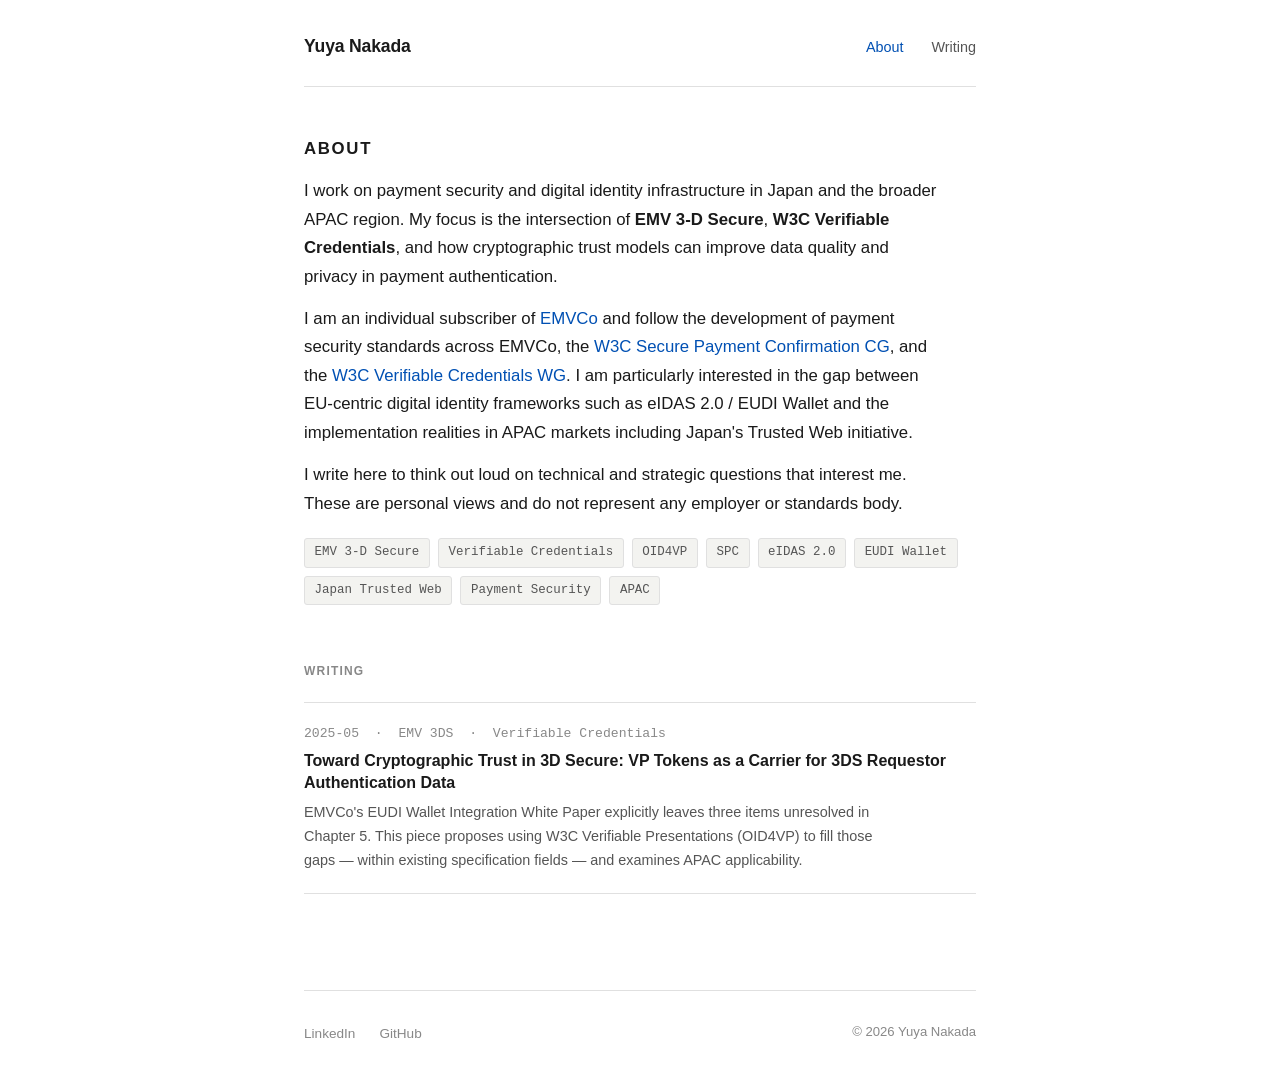
<file: index.html>
<!DOCTYPE html>
<html lang="en">
<head>
  <meta charset="UTF-8" />
  <meta name="viewport" content="width=device-width, initial-scale=1.0" />
  <title>Yuya Nakada — Payments &amp; Digital Identity</title>
  <meta name="description" content="Independent writings on EMV 3-D Secure, Verifiable Credentials, and payment security from an APAC practitioner." />
  <link rel="stylesheet" href="style.css" />
</head>
<body>

<div class="site-wrapper">

  <!-- ── Header ──────────────────────────────────────────── -->
  <header class="site-header">
    <nav class="site-nav">
      <a href="/" class="site-name">Yuya Nakada</a>
      <ul class="nav-links">
        <li><a href="/" class="active">About</a></li>
        <li><a href="#writing">Writing</a></li>
        <!-- Add more pages here as needed -->
      </ul>
    </nav>
  </header>

  <!-- ── Main ────────────────────────────────────────────── -->
  <main>

    <!-- About -->
    <section class="about-block">
      <p class="section-label">About</p>
      <p>
        I work on payment security and digital identity infrastructure in Japan and the broader APAC region.
        My focus is the intersection of <strong>EMV 3-D Secure</strong>, <strong>W3C Verifiable Credentials</strong>,
        and how cryptographic trust models can improve data quality and privacy in payment authentication.
      </p>
      <p>
        I am an individual subscriber of <a href="https://www.emvco.com" target="_blank" rel="noopener">EMVCo</a>
        and follow the development of payment security standards across EMVCo, the
        <a href="https://www.w3.org/groups/cg/webpayments-ig/" target="_blank" rel="noopener">W3C Secure Payment Confirmation CG</a>,
        and the <a href="https://www.w3.org/groups/wg/vc/" target="_blank" rel="noopener">W3C Verifiable Credentials WG</a>.
        I am particularly interested in the gap between EU-centric digital identity frameworks such as eIDAS 2.0 / EUDI Wallet
        and the implementation realities in APAC markets including Japan's Trusted Web initiative.
      </p>
      <p>
        I write here to think out loud on technical and strategic questions that interest me.
        These are personal views and do not represent any employer or standards body.
      </p>
      <div class="tag-list">
        <span class="tag">EMV 3-D Secure</span>
        <span class="tag">Verifiable Credentials</span>
        <span class="tag">OID4VP</span>
        <span class="tag">SPC</span>
        <span class="tag">eIDAS 2.0</span>
        <span class="tag">EUDI Wallet</span>
        <span class="tag">Japan Trusted Web</span>
        <span class="tag">Payment Security</span>
        <span class="tag">APAC</span>
      </div>
    </section>

    <!-- Writing -->
    <section id="writing">
      <p class="section-label">Writing</p>
      <ul class="writing-list">

        <li class="writing-item">
          <div class="writing-item-meta">2025-05 &nbsp;·&nbsp; EMV 3DS &nbsp;·&nbsp; Verifiable Credentials</div>
          <h3>
            <a href="posts/3ds-vc-proposal.html">
              Toward Cryptographic Trust in 3D Secure: VP Tokens as a Carrier for 3DS Requestor Authentication Data
            </a>
          </h3>
          <p>
            EMVCo's EUDI Wallet Integration White Paper explicitly leaves three items unresolved in Chapter 5.
            This piece proposes using W3C Verifiable Presentations (OID4VP) to fill those gaps —
            within existing specification fields — and examines APAC applicability.
          </p>
        </li>

        <!-- Future articles go here.
             Copy the <li class="writing-item"> block above and update the content. -->

      </ul>
    </section>

  </main>

  <!-- ── Footer ──────────────────────────────────────────── -->
  <footer class="site-footer">
    <div class="footer-inner">
      <ul class="footer-links">
        <li><a href="https://www.linkedin.com/in/yuya-nakada-a0a177408" target="_blank" rel="noopener">LinkedIn</a></li>
        <li><a href="https://github.com/nakada-yuya-vc" target="_blank" rel="noopener">GitHub</a></li>
        <!-- Optional: <li><a href="https://x.com/[your-handle]" target="_blank" rel="noopener">X / Twitter</a></li> -->
      </ul>
      <span class="footer-copy">&copy; 2026 Yuya Nakada</span>
    </div>
  </footer>

</div>

</body>
</html>
</file>
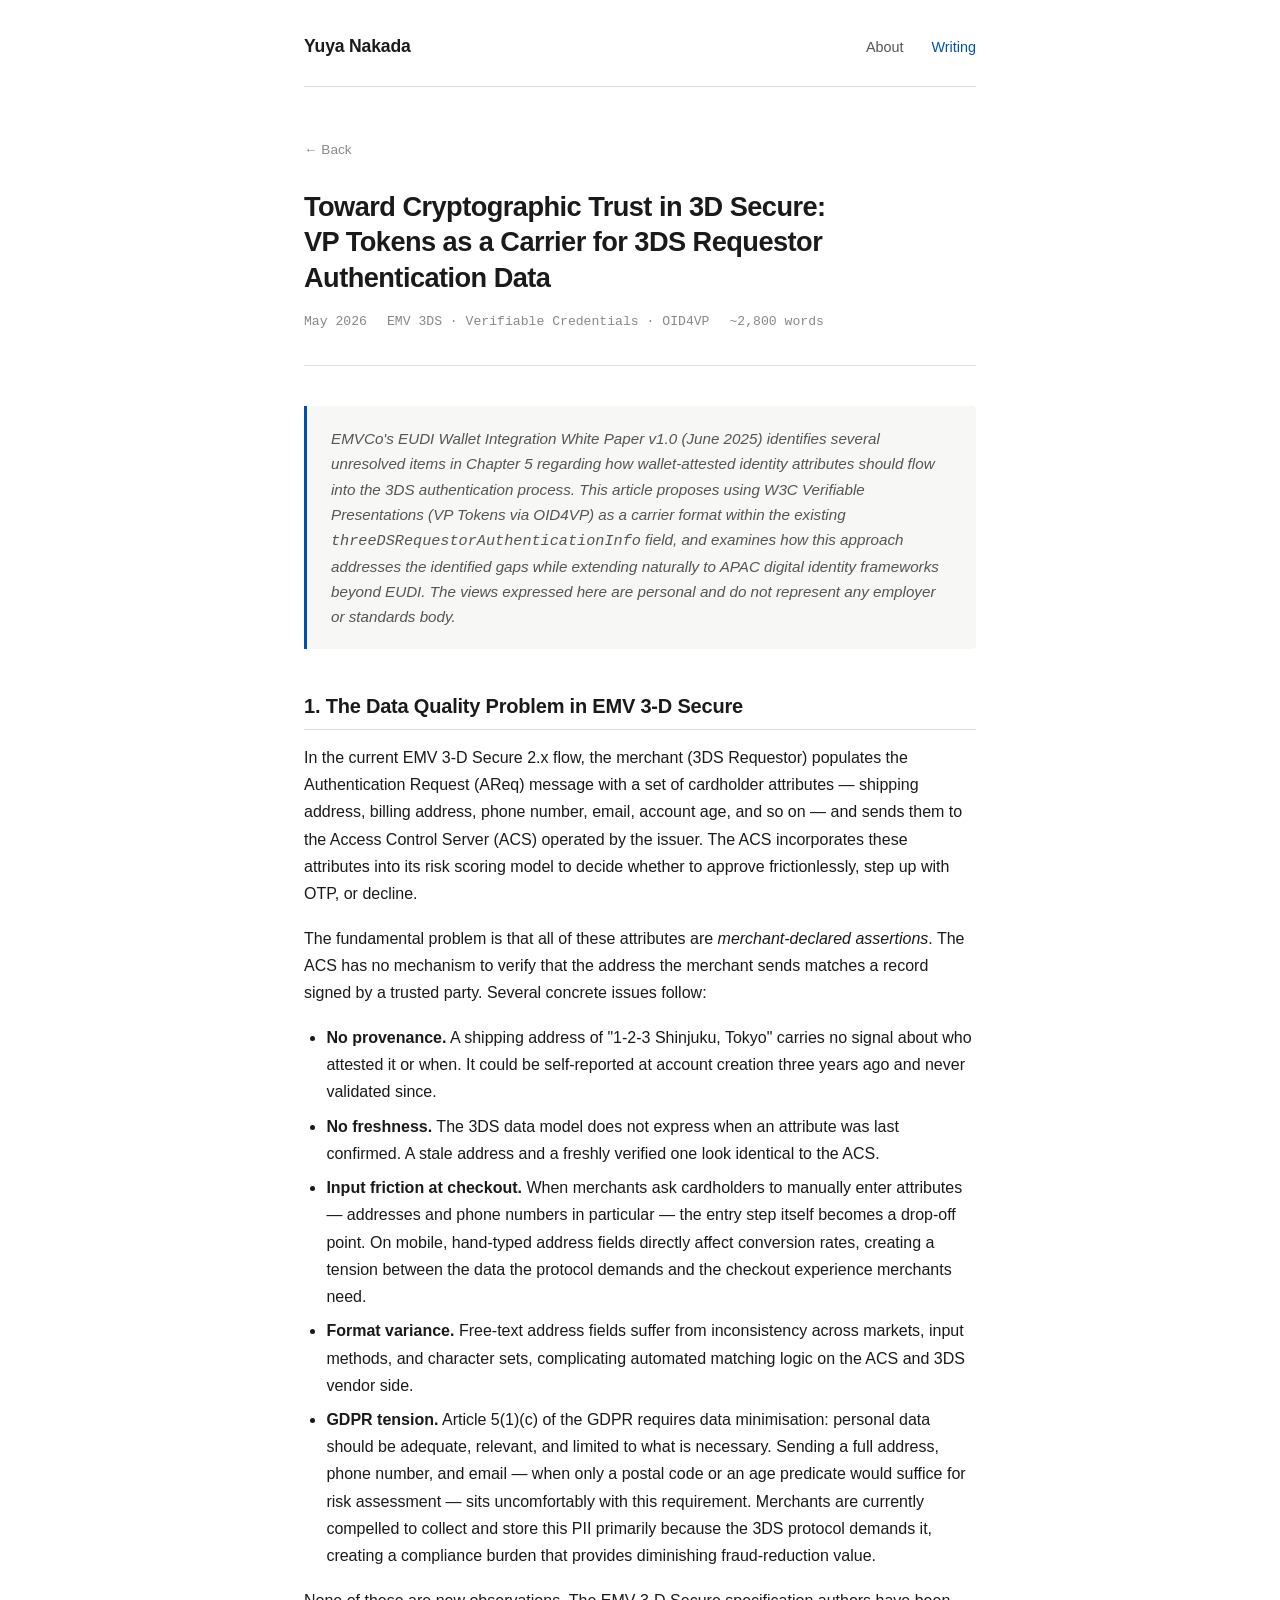
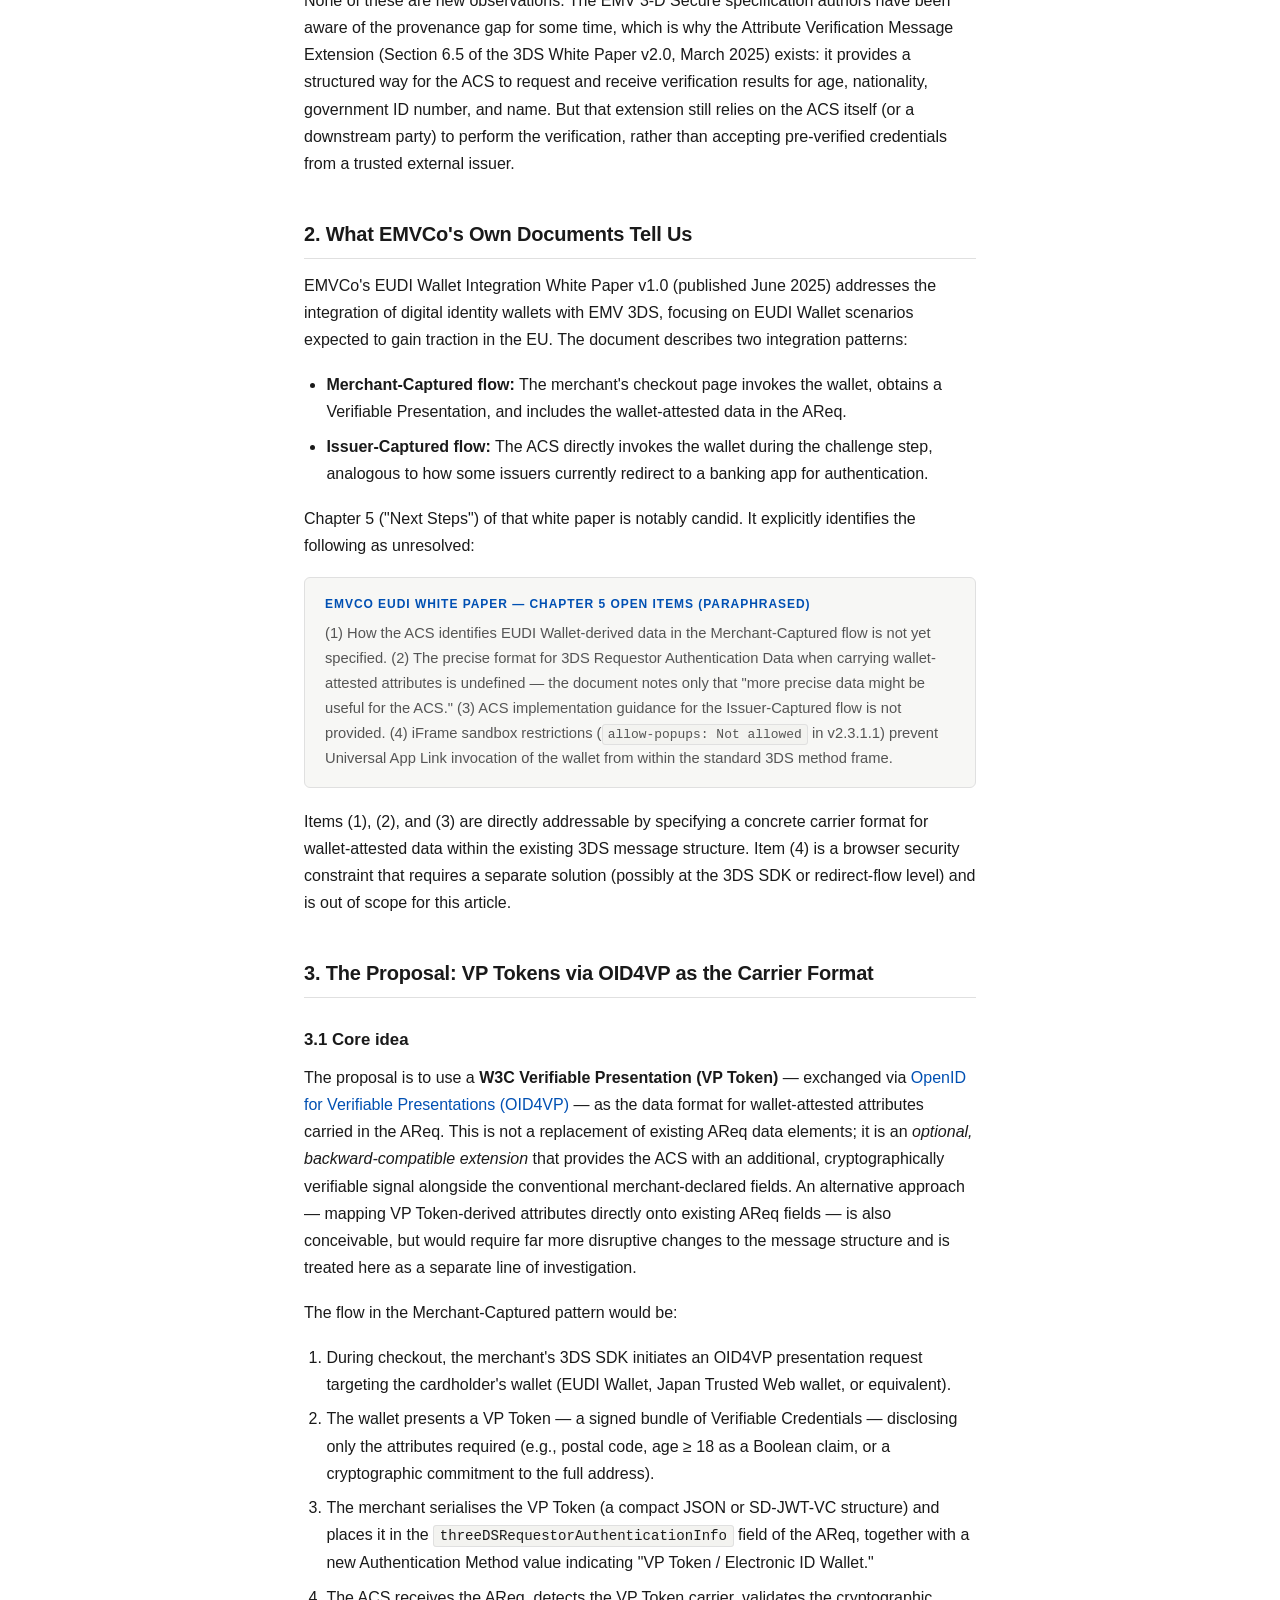
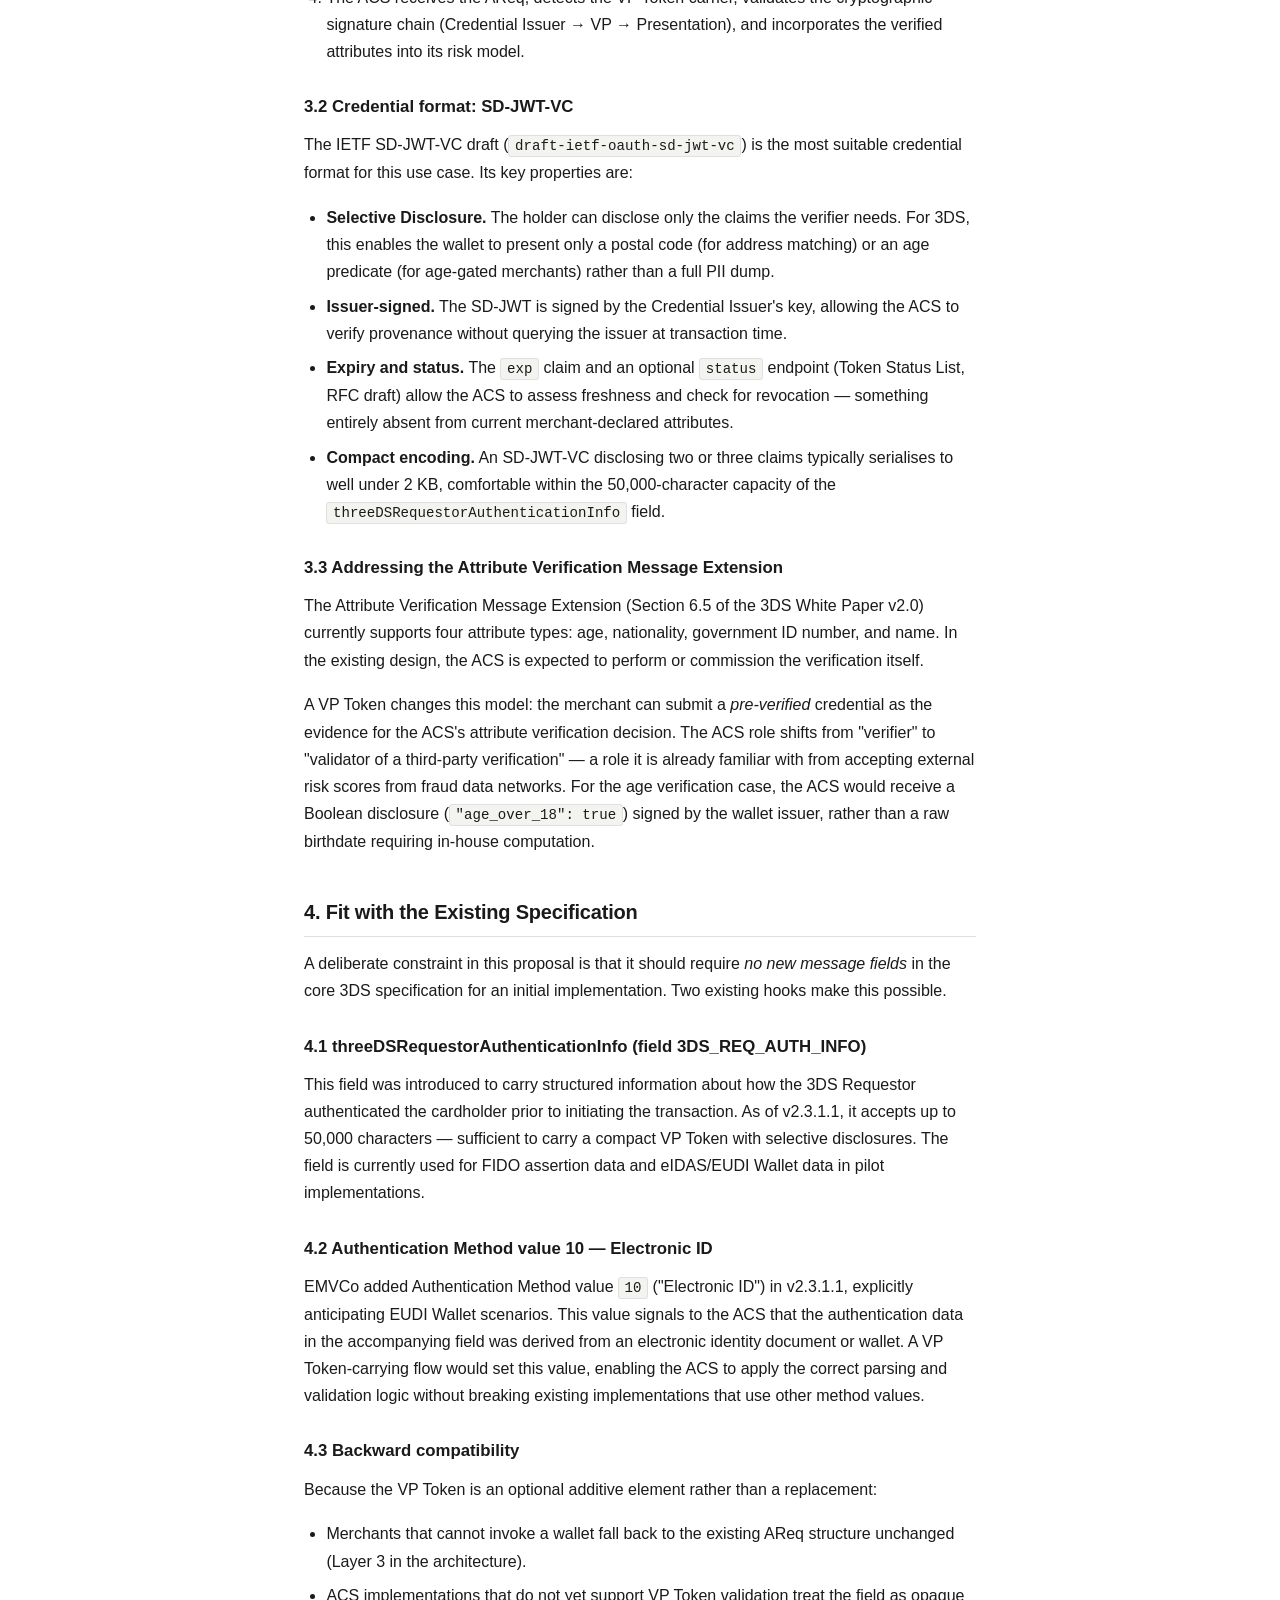
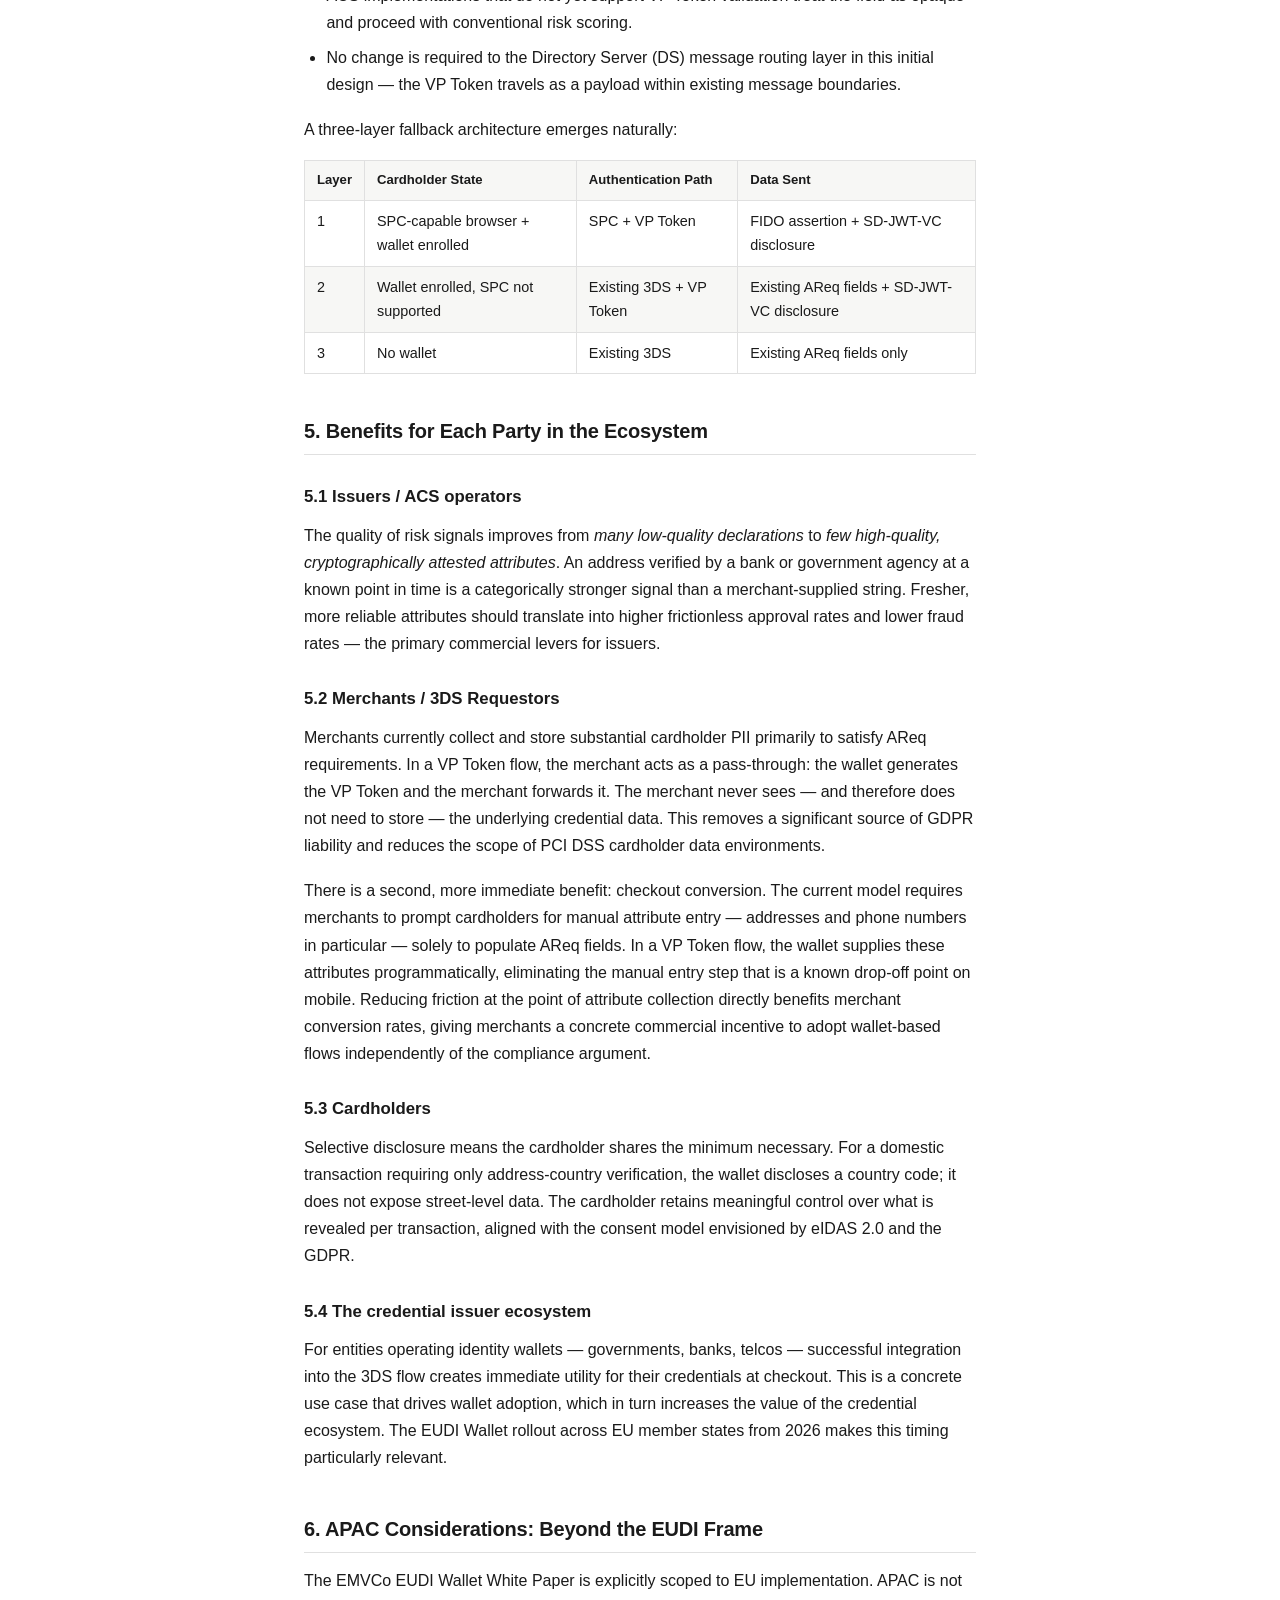
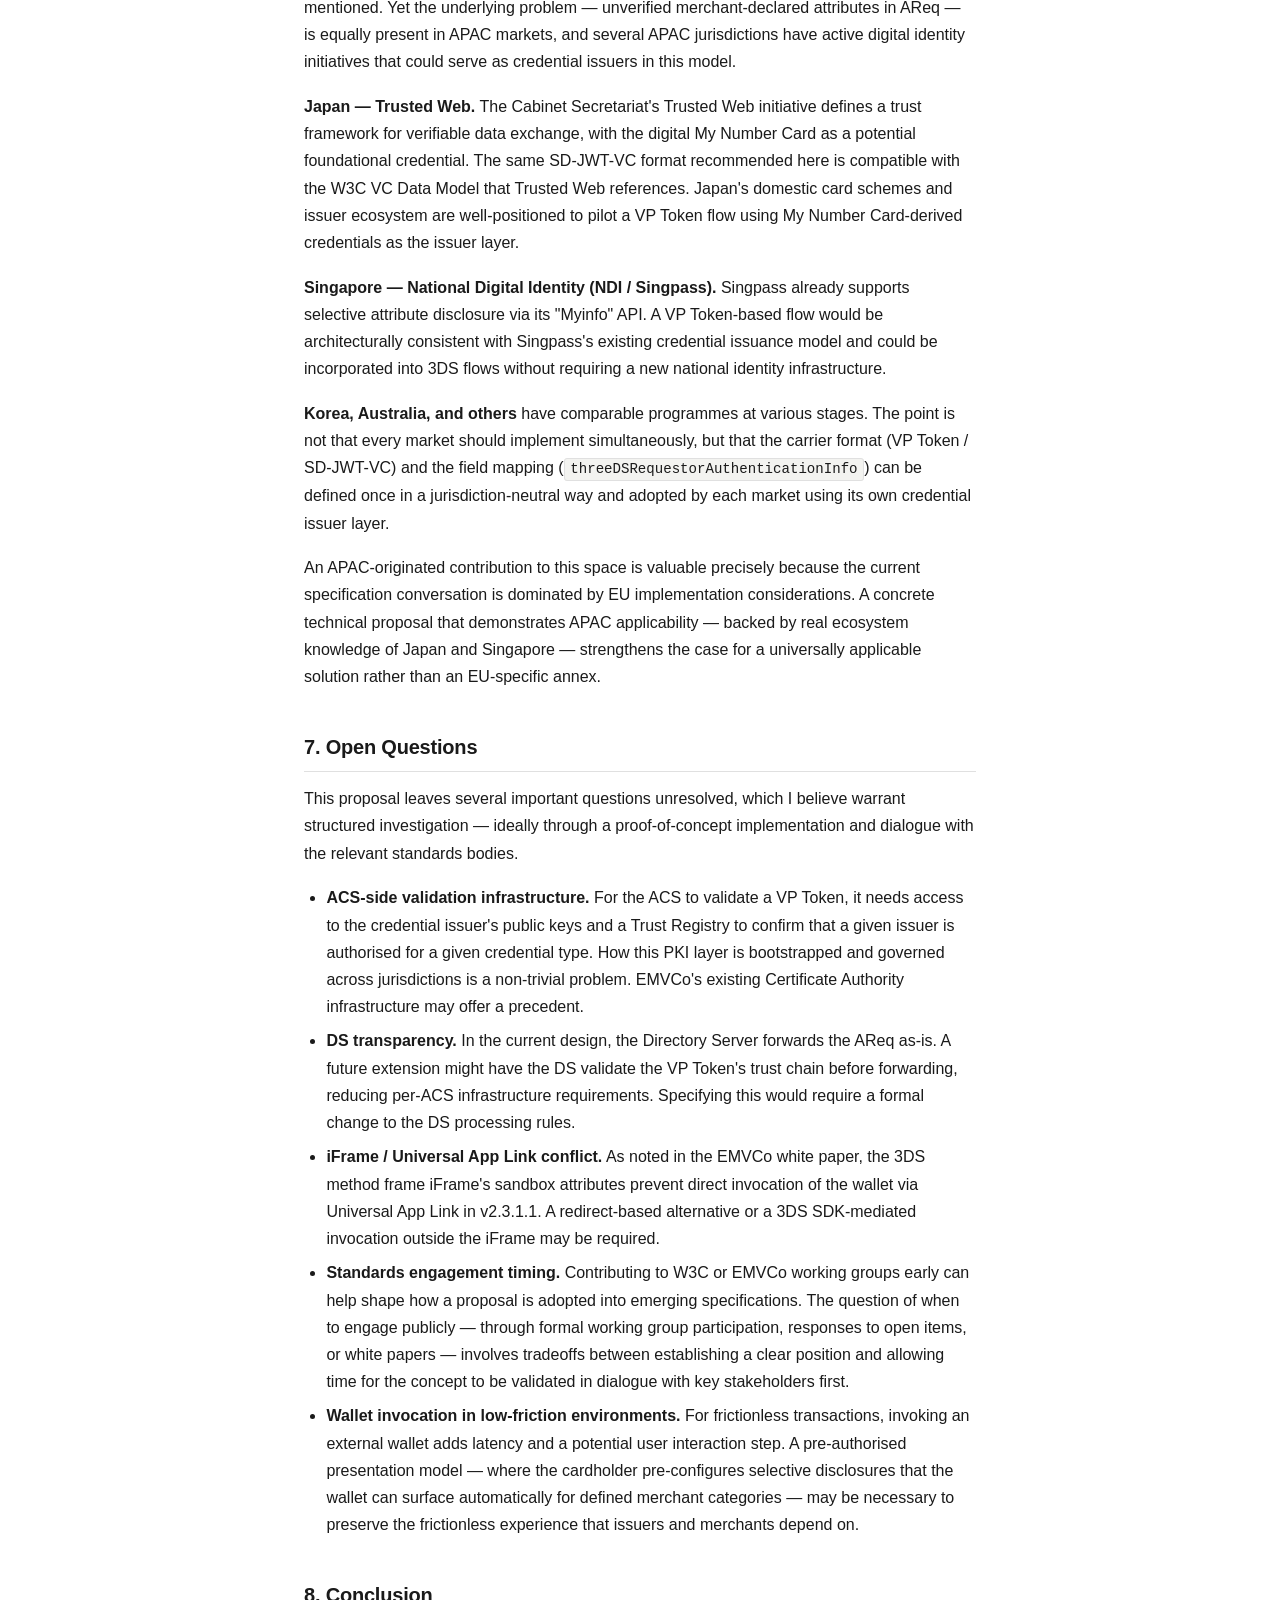
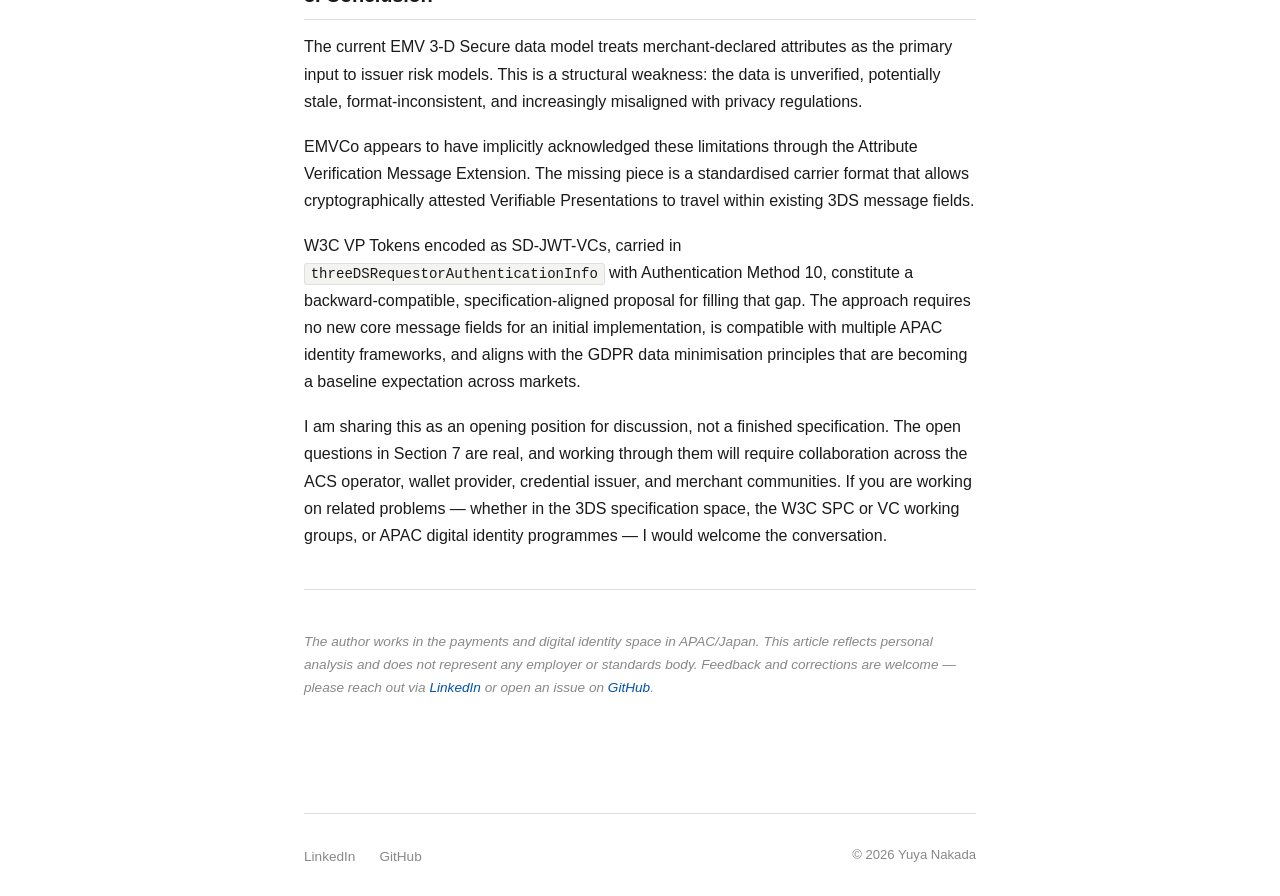
<file: posts/3ds-vc-proposal.html>
<!DOCTYPE html>
<html lang="en">
<head>
  <meta charset="UTF-8" />
  <meta name="viewport" content="width=device-width, initial-scale=1.0" />
  <title>Toward Cryptographic Trust in 3D Secure — Yuya Nakada</title>
  <meta name="description" content="A proposal to use W3C Verifiable Presentations (OID4VP) as a carrier format within the existing 3DS Requestor Authentication Data field, addressing the unresolved items in EMVCo's EUDI Wallet Integration White Paper." />
  <link rel="stylesheet" href="../style.css" />
</head>
<body>

<div class="site-wrapper">

  <!-- ── Header ──────────────────────────────────────────── -->
  <header class="site-header">
    <nav class="site-nav">
      <a href="/" class="site-name">Yuya Nakada</a>
      <ul class="nav-links">
        <li><a href="/">About</a></li>
        <li><a href="/#writing" class="active">Writing</a></li>
      </ul>
    </nav>
  </header>

  <!-- ── Article ─────────────────────────────────────────── -->
  <main>
    <article>

      <header class="article-header">
        <a href="/" class="article-back">← Back</a>
        <h1>Toward Cryptographic Trust in 3D Secure:<br>VP Tokens as a Carrier for 3DS Requestor Authentication Data</h1>
        <div class="article-meta">
          <span>May 2026</span>
          <span>EMV 3DS · Verifiable Credentials · OID4VP</span>
          <span>~2,800 words</span>
        </div>
      </header>

      <div class="article-abstract">
        <p>
          EMVCo's EUDI Wallet Integration White Paper v1.0 (June 2025) identifies several unresolved items in Chapter 5
          regarding how wallet-attested identity attributes should flow into the 3DS authentication process.
          This article proposes using W3C Verifiable Presentations (VP Tokens via OID4VP) as a carrier format
          within the existing <code>threeDSRequestorAuthenticationInfo</code> field,
          and examines how this approach addresses the identified gaps while extending naturally
          to APAC digital identity frameworks beyond EUDI.
          The views expressed here are personal and do not represent any employer or standards body.
        </p>
      </div>

      <div class="article-body">

        <!-- ─────────────────────────────────────────────── -->
        <h2>1. The Data Quality Problem in EMV 3-D Secure</h2>

        <p>
          In the current EMV 3-D Secure 2.x flow, the merchant (3DS Requestor) populates the
          Authentication Request (AReq) message with a set of cardholder attributes — shipping address,
          billing address, phone number, email, account age, and so on — and sends them to the
          Access Control Server (ACS) operated by the issuer. The ACS incorporates these attributes
          into its risk scoring model to decide whether to approve frictionlessly, step up with OTP,
          or decline.
        </p>

        <p>
          The fundamental problem is that all of these attributes are <em>merchant-declared assertions</em>.
          The ACS has no mechanism to verify that the address the merchant sends matches a record
          signed by a trusted party. Several concrete issues follow:
        </p>

        <ul>
          <li>
            <strong>No provenance.</strong> A shipping address of "1-2-3 Shinjuku, Tokyo" carries no signal
            about who attested it or when. It could be self-reported at account creation three years ago
            and never validated since.
          </li>
          <li>
            <strong>No freshness.</strong> The 3DS data model does not express when an attribute was last confirmed.
            A stale address and a freshly verified one look identical to the ACS.
          </li>
          <li>
            <strong>Input friction at checkout.</strong> When merchants ask cardholders to manually enter
            attributes — addresses and phone numbers in particular — the entry step itself becomes a
            drop-off point. On mobile, hand-typed address fields directly affect conversion rates,
            creating a tension between the data the protocol demands and the checkout experience
            merchants need.
          </li>
          <li>
            <strong>Format variance.</strong> Free-text address fields suffer from inconsistency across markets,
            input methods, and character sets, complicating automated matching logic on the ACS and
            3DS vendor side.
          </li>
          <li>
            <strong>GDPR tension.</strong> Article 5(1)(c) of the GDPR requires data minimisation: personal data
            should be adequate, relevant, and limited to what is necessary. Sending a full address, phone number,
            and email — when only a postal code or an age predicate would suffice for risk assessment — sits
            uncomfortably with this requirement. Merchants are currently compelled to collect and store this
            PII primarily because the 3DS protocol demands it, creating a compliance burden that provides
            diminishing fraud-reduction value.
          </li>
        </ul>

        <p>
          None of these are new observations. The EMV 3-D Secure specification authors have been aware of
          the provenance gap for some time, which is why the Attribute Verification Message Extension
          (Section 6.5 of the 3DS White Paper v2.0, March 2025) exists: it provides a structured way for
          the ACS to request and receive verification results for age, nationality, government ID number,
          and name. But that extension still relies on the ACS itself (or a downstream party) to perform
          the verification, rather than accepting pre-verified credentials from a trusted external issuer.
        </p>

        <!-- ─────────────────────────────────────────────── -->
        <h2>2. What EMVCo's Own Documents Tell Us</h2>

        <p>
          EMVCo's EUDI Wallet Integration White Paper v1.0 (published June 2025) addresses the integration
          of digital identity wallets with EMV 3DS, focusing on EUDI Wallet scenarios expected to gain
          traction in the EU. The document describes two integration patterns:
        </p>

        <ul>
          <li>
            <strong>Merchant-Captured flow:</strong> The merchant's checkout page invokes the wallet,
            obtains a Verifiable Presentation, and includes the wallet-attested data in the AReq.
          </li>
          <li>
            <strong>Issuer-Captured flow:</strong> The ACS directly invokes the wallet during the
            challenge step, analogous to how some issuers currently redirect to a banking app for authentication.
          </li>
        </ul>

        <p>
          Chapter 5 ("Next Steps") of that white paper is notably candid. It explicitly identifies
          the following as unresolved:
        </p>

        <div class="callout">
          <div class="callout-label">EMVCo EUDI White Paper — Chapter 5 Open Items (paraphrased)</div>
          <p>
            (1) How the ACS identifies EUDI Wallet-derived data in the Merchant-Captured flow is not yet specified.
            (2) The precise format for 3DS Requestor Authentication Data when carrying wallet-attested attributes
            is undefined — the document notes only that "more precise data might be useful for the ACS."
            (3) ACS implementation guidance for the Issuer-Captured flow is not provided.
            (4) iFrame sandbox restrictions (<code>allow-popups: Not allowed</code> in v2.3.1.1) prevent
            Universal App Link invocation of the wallet from within the standard 3DS method frame.
          </p>
        </div>

        <p>
          Items (1), (2), and (3) are directly addressable by specifying a concrete carrier format
          for wallet-attested data within the existing 3DS message structure. Item (4) is a browser
          security constraint that requires a separate solution (possibly at the 3DS SDK or redirect-flow level)
          and is out of scope for this article.
        </p>

        <!-- ─────────────────────────────────────────────── -->
        <h2>3. The Proposal: VP Tokens via OID4VP as the Carrier Format</h2>

        <h3>3.1 Core idea</h3>

        <p>
          The proposal is to use a <strong>W3C Verifiable Presentation (VP Token)</strong> — exchanged via
          <a href="https://openid.net/specs/openid-4-verifiable-presentations-1_0.html" target="_blank" rel="noopener">OpenID for Verifiable Presentations (OID4VP)</a> —
          as the data format for wallet-attested attributes carried in the AReq.
          This is not a replacement of existing AReq data elements; it is an
          <em>optional, backward-compatible extension</em> that provides the ACS with an additional,
          cryptographically verifiable signal alongside the conventional merchant-declared fields.
          An alternative approach — mapping VP Token-derived attributes directly onto existing AReq
          fields — is also conceivable, but would require far more disruptive changes to the message
          structure and is treated here as a separate line of investigation.
        </p>

        <p>
          The flow in the Merchant-Captured pattern would be:
        </p>

        <ol>
          <li>During checkout, the merchant's 3DS SDK initiates an OID4VP presentation request targeting the cardholder's wallet (EUDI Wallet, Japan Trusted Web wallet, or equivalent).</li>
          <li>The wallet presents a VP Token — a signed bundle of Verifiable Credentials — disclosing only the attributes required (e.g., postal code, age ≥ 18 as a Boolean claim, or a cryptographic commitment to the full address).</li>
          <li>The merchant serialises the VP Token (a compact JSON or SD-JWT-VC structure) and places it in the <code>threeDSRequestorAuthenticationInfo</code> field of the AReq, together with a new Authentication Method value indicating "VP Token / Electronic ID Wallet."</li>
          <li>The ACS receives the AReq, detects the VP Token carrier, validates the cryptographic signature chain (Credential Issuer → VP → Presentation), and incorporates the verified attributes into its risk model.</li>
        </ol>

        <h3>3.2 Credential format: SD-JWT-VC</h3>

        <p>
          The IETF SD-JWT-VC draft (<code>draft-ietf-oauth-sd-jwt-vc</code>) is the most suitable credential
          format for this use case. Its key properties are:
        </p>

        <ul>
          <li>
            <strong>Selective Disclosure.</strong> The holder can disclose only the claims the verifier needs.
            For 3DS, this enables the wallet to present only a postal code (for address matching) or an age
            predicate (for age-gated merchants) rather than a full PII dump.
          </li>
          <li>
            <strong>Issuer-signed.</strong> The SD-JWT is signed by the Credential Issuer's key,
            allowing the ACS to verify provenance without querying the issuer at transaction time.
          </li>
          <li>
            <strong>Expiry and status.</strong> The <code>exp</code> claim and an optional
            <code>status</code> endpoint (Token Status List, RFC draft) allow the ACS to assess freshness
            and check for revocation — something entirely absent from current merchant-declared attributes.
          </li>
          <li>
            <strong>Compact encoding.</strong> An SD-JWT-VC disclosing two or three claims typically serialises
            to well under 2 KB, comfortable within the 50,000-character capacity of the
            <code>threeDSRequestorAuthenticationInfo</code> field.
          </li>
        </ul>

        <h3>3.3 Addressing the Attribute Verification Message Extension</h3>

        <p>
          The Attribute Verification Message Extension (Section 6.5 of the 3DS White Paper v2.0) currently
          supports four attribute types: age, nationality, government ID number, and name.
          In the existing design, the ACS is expected to perform or commission the verification itself.
        </p>

        <p>
          A VP Token changes this model: the merchant can submit a <em>pre-verified</em> credential
          as the evidence for the ACS's attribute verification decision. The ACS role shifts from
          "verifier" to "validator of a third-party verification" — a role it is already familiar with
          from accepting external risk scores from fraud data networks. For the age verification case,
          the ACS would receive a Boolean disclosure (<code>"age_over_18": true</code>) signed by the
          wallet issuer, rather than a raw birthdate requiring in-house computation.
        </p>

        <!-- ─────────────────────────────────────────────── -->
        <h2>4. Fit with the Existing Specification</h2>

        <p>
          A deliberate constraint in this proposal is that it should require <em>no new message fields</em>
          in the core 3DS specification for an initial implementation. Two existing hooks make this possible.
        </p>

        <h3>4.1 threeDSRequestorAuthenticationInfo (field 3DS_REQ_AUTH_INFO)</h3>

        <p>
          This field was introduced to carry structured information about how the 3DS Requestor authenticated
          the cardholder prior to initiating the transaction. As of v2.3.1.1, it accepts up to 50,000
          characters — sufficient to carry a compact VP Token with selective disclosures.
          The field is currently used for FIDO assertion data and eIDAS/EUDI Wallet data in pilot implementations.
        </p>

        <h3>4.2 Authentication Method value 10 — Electronic ID</h3>

        <p>
          EMVCo added Authentication Method value <code>10</code> ("Electronic ID") in v2.3.1.1, explicitly
          anticipating EUDI Wallet scenarios. This value signals to the ACS that the authentication data
          in the accompanying field was derived from an electronic identity document or wallet.
          A VP Token-carrying flow would set this value, enabling the ACS to apply the correct
          parsing and validation logic without breaking existing implementations that use other method values.
        </p>

        <h3>4.3 Backward compatibility</h3>

        <p>
          Because the VP Token is an optional additive element rather than a replacement:
        </p>
        <ul>
          <li>Merchants that cannot invoke a wallet fall back to the existing AReq structure unchanged (Layer 3 in the architecture).</li>
          <li>ACS implementations that do not yet support VP Token validation treat the field as opaque and proceed with conventional risk scoring.</li>
          <li>No change is required to the Directory Server (DS) message routing layer in this initial design — the VP Token travels as a payload within existing message boundaries.</li>
        </ul>

        <p>
          A three-layer fallback architecture emerges naturally:
        </p>

        <table>
          <thead>
            <tr>
              <th>Layer</th>
              <th>Cardholder State</th>
              <th>Authentication Path</th>
              <th>Data Sent</th>
            </tr>
          </thead>
          <tbody>
            <tr>
              <td>1</td>
              <td>SPC-capable browser + wallet enrolled</td>
              <td>SPC + VP Token</td>
              <td>FIDO assertion + SD-JWT-VC disclosure</td>
            </tr>
            <tr>
              <td>2</td>
              <td>Wallet enrolled, SPC not supported</td>
              <td>Existing 3DS + VP Token</td>
              <td>Existing AReq fields + SD-JWT-VC disclosure</td>
            </tr>
            <tr>
              <td>3</td>
              <td>No wallet</td>
              <td>Existing 3DS</td>
              <td>Existing AReq fields only</td>
            </tr>
          </tbody>
        </table>

        <!-- ─────────────────────────────────────────────── -->
        <h2>5. Benefits for Each Party in the Ecosystem</h2>

        <h3>5.1 Issuers / ACS operators</h3>
        <p>
          The quality of risk signals improves from <em>many low-quality declarations</em> to
          <em>few high-quality, cryptographically attested attributes</em>. An address verified by a bank
          or government agency at a known point in time is a categorically stronger signal than a
          merchant-supplied string. Fresher, more reliable attributes should translate into higher
          frictionless approval rates and lower fraud rates — the primary commercial levers for issuers.
        </p>

        <h3>5.2 Merchants / 3DS Requestors</h3>
        <p>
          Merchants currently collect and store substantial cardholder PII primarily to satisfy AReq requirements.
          In a VP Token flow, the merchant acts as a pass-through: the wallet generates the VP Token and
          the merchant forwards it. The merchant never sees — and therefore does not need to store — the
          underlying credential data. This removes a significant source of GDPR liability and reduces
          the scope of PCI DSS cardholder data environments.
        </p>
        <p>
          There is a second, more immediate benefit: checkout conversion. The current model requires
          merchants to prompt cardholders for manual attribute entry — addresses and phone numbers in
          particular — solely to populate AReq fields. In a VP Token flow, the wallet supplies these
          attributes programmatically, eliminating the manual entry step that is a known drop-off point
          on mobile. Reducing friction at the point of attribute collection directly benefits merchant
          conversion rates, giving merchants a concrete commercial incentive to adopt wallet-based flows
          independently of the compliance argument.
        </p>

        <h3>5.3 Cardholders</h3>
        <p>
          Selective disclosure means the cardholder shares the minimum necessary. For a domestic transaction
          requiring only address-country verification, the wallet discloses a country code; it does not
          expose street-level data. The cardholder retains meaningful control over what is revealed per transaction,
          aligned with the consent model envisioned by eIDAS 2.0 and the GDPR.
        </p>

        <h3>5.4 The credential issuer ecosystem</h3>
        <p>
          For entities operating identity wallets — governments, banks, telcos — successful integration
          into the 3DS flow creates immediate utility for their credentials at checkout. This is a concrete
          use case that drives wallet adoption, which in turn increases the value of the credential ecosystem.
          The EUDI Wallet rollout across EU member states from 2026 makes this timing particularly relevant.
        </p>

        <!-- ─────────────────────────────────────────────── -->
        <h2>6. APAC Considerations: Beyond the EUDI Frame</h2>

        <p>
          The EMVCo EUDI Wallet White Paper is explicitly scoped to EU implementation. APAC is not mentioned.
          Yet the underlying problem — unverified merchant-declared attributes in AReq — is equally
          present in APAC markets, and several APAC jurisdictions have active digital identity initiatives
          that could serve as credential issuers in this model.
        </p>

        <p>
          <strong>Japan — Trusted Web.</strong> The Cabinet Secretariat's Trusted Web initiative
          defines a trust framework for verifiable data exchange, with the digital My Number Card as
          a potential foundational credential. The same SD-JWT-VC format recommended here is compatible
          with the W3C VC Data Model that Trusted Web references.
          Japan's domestic card schemes and issuer ecosystem are well-positioned to pilot a VP Token
          flow using My Number Card-derived credentials as the issuer layer.
        </p>

        <p>
          <strong>Singapore — National Digital Identity (NDI / Singpass).</strong>
          Singpass already supports selective attribute disclosure via its "Myinfo" API.
          A VP Token-based flow would be architecturally consistent with Singpass's existing
          credential issuance model and could be incorporated into 3DS flows without requiring
          a new national identity infrastructure.
        </p>

        <p>
          <strong>Korea, Australia, and others</strong> have comparable programmes at various stages.
          The point is not that every market should implement simultaneously, but that the carrier format
          (VP Token / SD-JWT-VC) and the field mapping (<code>threeDSRequestorAuthenticationInfo</code>)
          can be defined once in a jurisdiction-neutral way and adopted by each market using its own
          credential issuer layer.
        </p>

        <p>
          An APAC-originated contribution to this space is valuable precisely because the current
          specification conversation is dominated by EU implementation considerations.
          A concrete technical proposal that demonstrates APAC applicability — backed by real ecosystem
          knowledge of Japan and Singapore — strengthens the case for a universally applicable solution
          rather than an EU-specific annex.
        </p>

        <!-- ─────────────────────────────────────────────── -->
        <h2>7. Open Questions</h2>

        <p>
          This proposal leaves several important questions unresolved, which I believe warrant
          structured investigation — ideally through a proof-of-concept implementation and dialogue
          with the relevant standards bodies.
        </p>

        <ul>
          <li>
            <strong>ACS-side validation infrastructure.</strong>
            For the ACS to validate a VP Token, it needs access to the credential issuer's public keys
            and a Trust Registry to confirm that a given issuer is authorised for a given credential type.
            How this PKI layer is bootstrapped and governed across jurisdictions is a non-trivial problem.
            EMVCo's existing Certificate Authority infrastructure may offer a precedent.
          </li>
          <li>
            <strong>DS transparency.</strong>
            In the current design, the Directory Server forwards the AReq as-is.
            A future extension might have the DS validate the VP Token's trust chain before forwarding,
            reducing per-ACS infrastructure requirements. Specifying this would require a formal
            change to the DS processing rules.
          </li>
          <li>
            <strong>iFrame / Universal App Link conflict.</strong>
            As noted in the EMVCo white paper, the 3DS method frame iFrame's sandbox attributes
            prevent direct invocation of the wallet via Universal App Link in v2.3.1.1.
            A redirect-based alternative or a 3DS SDK-mediated invocation outside the iFrame may be required.
          </li>
          <li>
            <strong>Standards engagement timing.</strong>
            Contributing to W3C or EMVCo working groups early can help shape how a proposal
            is adopted into emerging specifications. The question of when to engage publicly —
            through formal working group participation, responses to open items, or white papers —
            involves tradeoffs between establishing a clear position and allowing time for
            the concept to be validated in dialogue with key stakeholders first.
          </li>
          <li>
            <strong>Wallet invocation in low-friction environments.</strong>
            For frictionless transactions, invoking an external wallet adds latency and a potential
            user interaction step. A pre-authorised presentation model — where the cardholder
            pre-configures selective disclosures that the wallet can surface automatically
            for defined merchant categories — may be necessary to preserve the frictionless experience
            that issuers and merchants depend on.
          </li>
        </ul>

        <!-- ─────────────────────────────────────────────── -->
        <h2>8. Conclusion</h2>

        <p>
          The current EMV 3-D Secure data model treats merchant-declared attributes as the primary
          input to issuer risk models. This is a structural weakness: the data is unverified, potentially
          stale, format-inconsistent, and increasingly misaligned with privacy regulations.
        </p>

        <p>
          EMVCo appears to have implicitly acknowledged these limitations through the Attribute Verification
          Message Extension.
          The missing piece is a standardised carrier format that allows cryptographically attested
          Verifiable Presentations to travel within existing 3DS message fields.
        </p>

        <p>
          W3C VP Tokens encoded as SD-JWT-VCs, carried in <code>threeDSRequestorAuthenticationInfo</code>
          with Authentication Method 10, constitute a backward-compatible, specification-aligned
          proposal for filling that gap. The approach requires no new core message fields for an initial
          implementation, is compatible with multiple APAC identity frameworks, and aligns
          with the GDPR data minimisation principles that are becoming a baseline expectation across markets.
        </p>

        <p>
          I am sharing this as an opening position for discussion, not a finished specification.
          The open questions in Section 7 are real, and working through them will require
          collaboration across the ACS operator, wallet provider, credential issuer, and merchant communities.
          If you are working on related problems — whether in the 3DS specification space,
          the W3C SPC or VC working groups, or APAC digital identity programmes —
          I would welcome the conversation.
        </p>

        <hr style="border:none; border-top:1px solid var(--border); margin: 2.5rem 0;" />

        <p style="font-size:0.85rem; color:var(--text-muted);">
          <em>
            The author works in the payments and digital identity space in APAC/Japan.
            This article reflects personal analysis and does not represent any employer or standards body.
            Feedback and corrections are welcome — please reach out via
            <a href="https://www.linkedin.com/in/yuya-nakada-a0a177408" target="_blank" rel="noopener">LinkedIn</a>
            or open an issue on <a href="https://github.com/nakada-yuya-vc" target="_blank" rel="noopener">GitHub</a>.
          </em>
        </p>

      </div><!-- /.article-body -->

    </article>
  </main>

  <!-- ── Footer ──────────────────────────────────────────── -->
  <footer class="site-footer">
    <div class="footer-inner">
      <ul class="footer-links">
        <li><a href="https://www.linkedin.com/in/yuya-nakada-a0a177408" target="_blank" rel="noopener">LinkedIn</a></li>
        <li><a href="https://github.com/nakada-yuya-vc" target="_blank" rel="noopener">GitHub</a></li>
      </ul>
      <span class="footer-copy">&copy; 2026 Yuya Nakada</span>
    </div>
  </footer>

</div>

</body>
</html>
</file>
<file: style.css>
/* ============================================================
   Personal Site — Payments & Digital Identity
   Minimal, technical, professional
   ============================================================ */

:root {
  --bg: #ffffff;
  --surface: #f7f7f5;
  --text: #1a1a1a;
  --text-secondary: #555555;
  --text-muted: #888888;
  --accent: #0050b3;
  --accent-hover: #003d8f;
  --border: #e0e0e0;
  --code-bg: #f3f3f0;
  --max-width: 720px;
  --font-sans: -apple-system, BlinkMacSystemFont, "Segoe UI", "Helvetica Neue", Arial, sans-serif;
  --font-mono: "SFMono-Regular", Consolas, "Liberation Mono", Menlo, monospace;
}

*, *::before, *::after { box-sizing: border-box; margin: 0; padding: 0; }

html { font-size: 16px; scroll-behavior: smooth; }

body {
  background: var(--bg);
  color: var(--text);
  font-family: var(--font-sans);
  font-size: 1rem;
  line-height: 1.7;
  -webkit-font-smoothing: antialiased;
}

/* ── Layout ─────────────────────────────────────────────── */
.site-wrapper {
  max-width: var(--max-width);
  margin: 0 auto;
  padding: 0 1.5rem;
}

/* ── Header / Nav ───────────────────────────────────────── */
.site-header {
  padding: 2rem 0 1.5rem;
  border-bottom: 1px solid var(--border);
  margin-bottom: 3rem;
}

.site-nav {
  display: flex;
  align-items: baseline;
  gap: 0;
}

.site-name {
  font-size: 1.1rem;
  font-weight: 600;
  color: var(--text);
  text-decoration: none;
  letter-spacing: -0.01em;
  margin-right: auto;
}

.site-name:hover { color: var(--accent); }

.nav-links {
  display: flex;
  gap: 1.75rem;
  list-style: none;
}

.nav-links a {
  font-size: 0.9rem;
  color: var(--text-secondary);
  text-decoration: none;
  transition: color 0.15s;
}

.nav-links a:hover,
.nav-links a.active { color: var(--accent); }

/* ── Main content ───────────────────────────────────────── */
main { padding-bottom: 4rem; }

/* ── Section headings ───────────────────────────────────── */
.section-label {
  font-size: 0.75rem;
  font-weight: 600;
  letter-spacing: 0.1em;
  text-transform: uppercase;
  color: var(--text-muted);
  margin-bottom: 1.25rem;
}

/* ── About block ────────────────────────────────────────── */
.about-block {
  margin-bottom: 3.5rem;
}

.about-block p {
  font-size: 1.05rem;
  color: var(--text);
  margin-bottom: 0.85rem;
  max-width: 640px;
}

.about-block p:last-child { margin-bottom: 0; }

.about-block a {
  color: var(--accent);
  text-decoration: none;
  border-bottom: 1px solid transparent;
  transition: border-color 0.15s;
}

.about-block a:hover { border-color: var(--accent); }

/* ── Tag chips ──────────────────────────────────────────── */
.tag-list {
  display: flex;
  flex-wrap: wrap;
  gap: 0.5rem;
  margin-top: 1.25rem;
}

.tag {
  font-size: 0.78rem;
  font-family: var(--font-mono);
  background: var(--code-bg);
  color: var(--text-secondary);
  padding: 0.2rem 0.6rem;
  border-radius: 3px;
  border: 1px solid var(--border);
}

/* ── Writing list ───────────────────────────────────────── */
.writing-list {
  list-style: none;
}

.writing-item {
  padding: 1.25rem 0;
  border-bottom: 1px solid var(--border);
}

.writing-item:first-child { border-top: 1px solid var(--border); }

.writing-item-meta {
  font-size: 0.82rem;
  color: var(--text-muted);
  font-family: var(--font-mono);
  margin-bottom: 0.3rem;
}

.writing-item h3 {
  font-size: 1rem;
  font-weight: 600;
  margin-bottom: 0.3rem;
  line-height: 1.4;
}

.writing-item h3 a {
  color: var(--text);
  text-decoration: none;
  transition: color 0.15s;
}

.writing-item h3 a:hover { color: var(--accent); }

.writing-item p {
  font-size: 0.9rem;
  color: var(--text-secondary);
  max-width: 580px;
}

/* ── Footer ─────────────────────────────────────────────── */
.site-footer {
  border-top: 1px solid var(--border);
  padding: 1.75rem 0;
  margin-top: 2rem;
}

.footer-inner {
  display: flex;
  justify-content: space-between;
  align-items: center;
  flex-wrap: wrap;
  gap: 0.75rem;
}

.footer-links {
  display: flex;
  gap: 1.5rem;
  list-style: none;
}

.footer-links a {
  font-size: 0.85rem;
  color: var(--text-muted);
  text-decoration: none;
  transition: color 0.15s;
}

.footer-links a:hover { color: var(--accent); }

.footer-copy {
  font-size: 0.82rem;
  color: var(--text-muted);
}

/* ── Article page ───────────────────────────────────────── */
.article-header {
  margin-bottom: 2.5rem;
  padding-bottom: 2rem;
  border-bottom: 1px solid var(--border);
}

.article-back {
  display: inline-flex;
  align-items: center;
  gap: 0.35rem;
  font-size: 0.85rem;
  color: var(--text-muted);
  text-decoration: none;
  margin-bottom: 1.75rem;
  transition: color 0.15s;
}

.article-back:hover { color: var(--accent); }

.article-header h1 {
  font-size: 1.7rem;
  font-weight: 700;
  line-height: 1.3;
  letter-spacing: -0.02em;
  margin-bottom: 1rem;
}

.article-meta {
  font-size: 0.82rem;
  font-family: var(--font-mono);
  color: var(--text-muted);
  display: flex;
  gap: 1.25rem;
  flex-wrap: wrap;
}

.article-abstract {
  margin-bottom: 2.5rem;
  padding: 1.25rem 1.5rem;
  background: var(--surface);
  border-left: 3px solid var(--accent);
  border-radius: 0 4px 4px 0;
}

.article-abstract p {
  font-size: 0.95rem;
  color: var(--text-secondary);
  font-style: italic;
  line-height: 1.65;
}

/* ── Article body ───────────────────────────────────────── */
.article-body h2 {
  font-size: 1.25rem;
  font-weight: 700;
  margin-top: 2.5rem;
  margin-bottom: 0.85rem;
  letter-spacing: -0.01em;
  padding-bottom: 0.4rem;
  border-bottom: 1px solid var(--border);
}

.article-body h3 {
  font-size: 1.05rem;
  font-weight: 600;
  margin-top: 1.75rem;
  margin-bottom: 0.6rem;
  color: var(--text);
}

.article-body p {
  margin-bottom: 1.1rem;
  color: var(--text);
}

.article-body ul,
.article-body ol {
  padding-left: 1.4rem;
  margin-bottom: 1.1rem;
}

.article-body li {
  margin-bottom: 0.45rem;
  color: var(--text);
}

.article-body a {
  color: var(--accent);
  text-decoration: none;
  border-bottom: 1px solid transparent;
  transition: border-color 0.15s;
}

.article-body a:hover { border-color: var(--accent); }

.article-body strong { font-weight: 600; }

.article-body em { font-style: italic; }

.article-body code {
  font-family: var(--font-mono);
  font-size: 0.88em;
  background: var(--code-bg);
  padding: 0.15em 0.4em;
  border-radius: 3px;
  border: 1px solid var(--border);
}

.article-body pre {
  background: var(--code-bg);
  border: 1px solid var(--border);
  border-radius: 6px;
  padding: 1.1rem 1.25rem;
  overflow-x: auto;
  margin-bottom: 1.25rem;
}

.article-body pre code {
  background: none;
  border: none;
  padding: 0;
  font-size: 0.87rem;
  line-height: 1.6;
}

/* Table */
.article-body table {
  width: 100%;
  border-collapse: collapse;
  font-size: 0.9rem;
  margin-bottom: 1.5rem;
}

.article-body th {
  text-align: left;
  padding: 0.5rem 0.75rem;
  background: var(--surface);
  border: 1px solid var(--border);
  font-weight: 600;
  font-size: 0.82rem;
}

.article-body td {
  padding: 0.5rem 0.75rem;
  border: 1px solid var(--border);
  vertical-align: top;
}

.article-body tr:nth-child(even) td { background: var(--surface); }

/* Callout box */
.callout {
  padding: 1rem 1.25rem;
  background: var(--surface);
  border: 1px solid var(--border);
  border-radius: 6px;
  margin-bottom: 1.25rem;
}

.callout-label {
  font-size: 0.75rem;
  font-weight: 700;
  letter-spacing: 0.08em;
  text-transform: uppercase;
  color: var(--accent);
  margin-bottom: 0.4rem;
}

.callout p {
  font-size: 0.92rem;
  color: var(--text-secondary);
  margin-bottom: 0 !important;
}

/* ── Responsive ─────────────────────────────────────────── */
@media (max-width: 600px) {
  .site-nav { flex-wrap: wrap; gap: 0.75rem; }
  .article-header h1 { font-size: 1.4rem; }
  .footer-inner { flex-direction: column; align-items: flex-start; }
}
</file>
